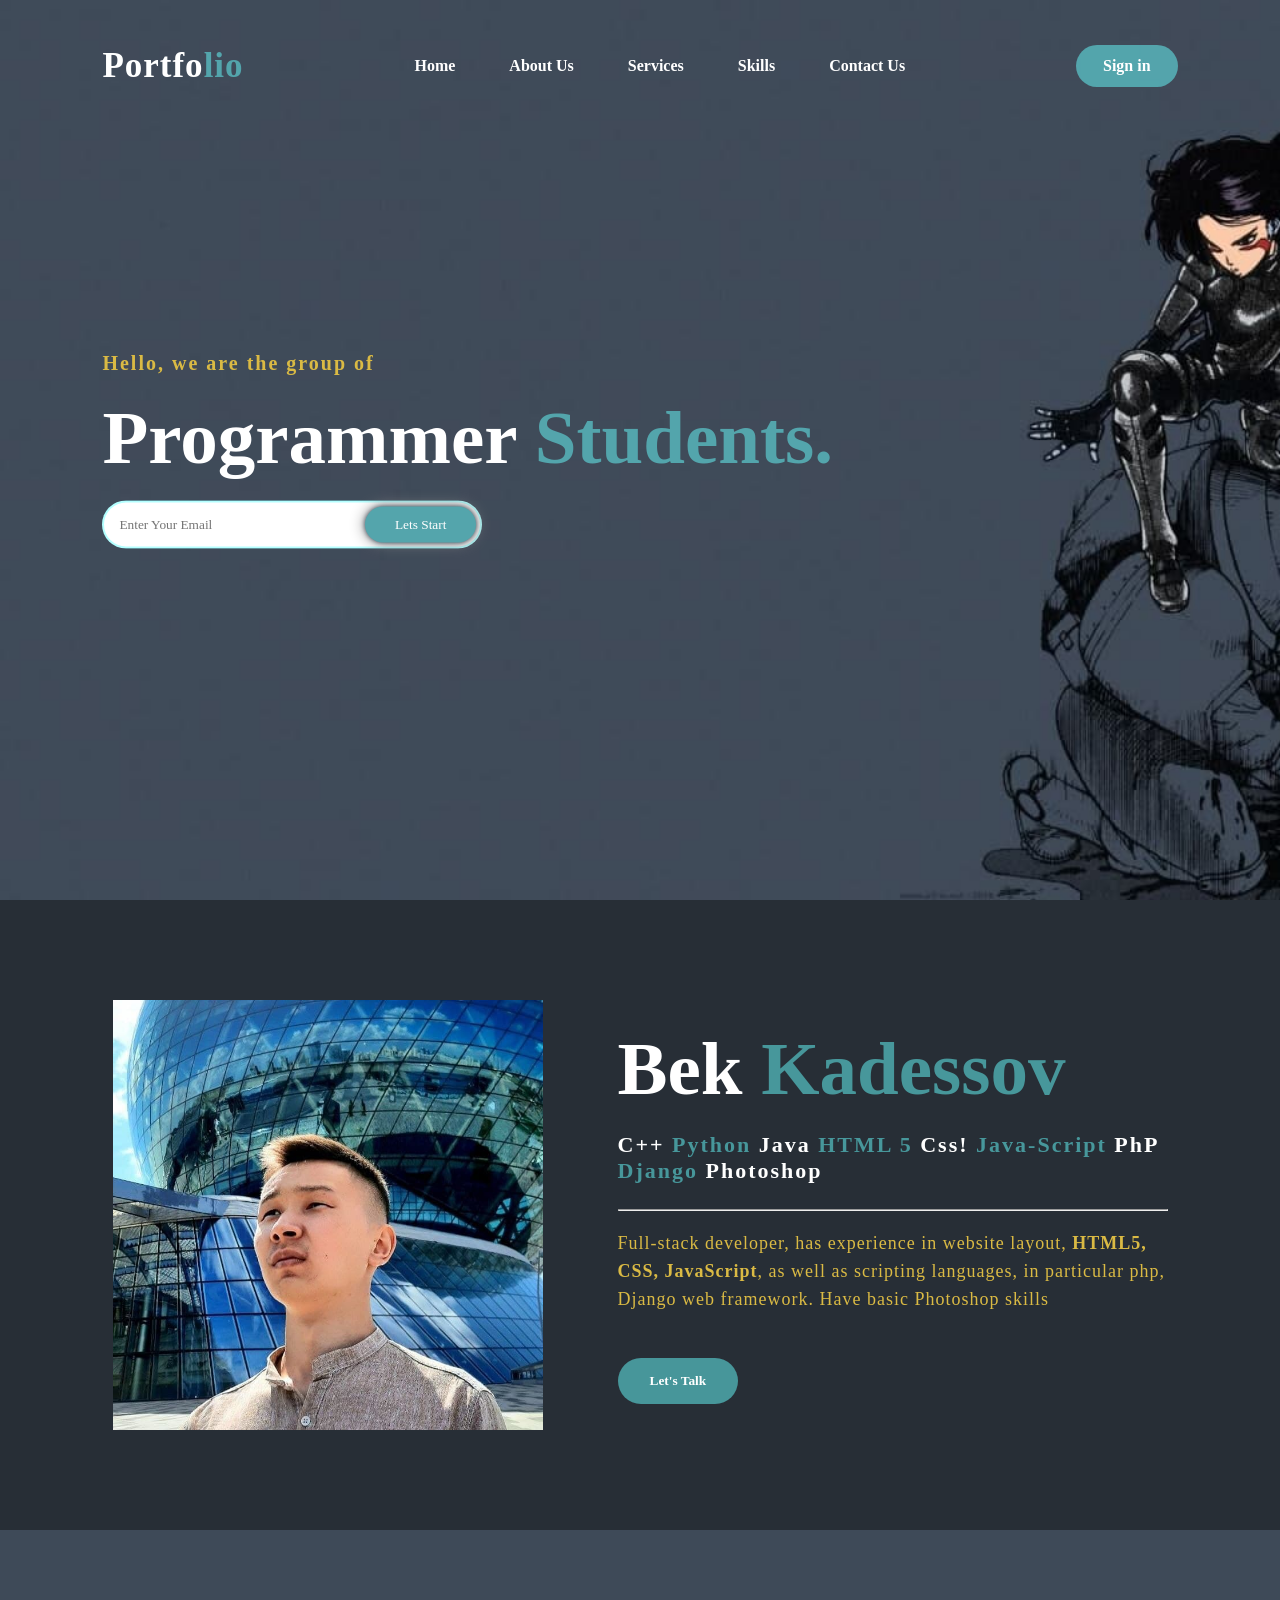
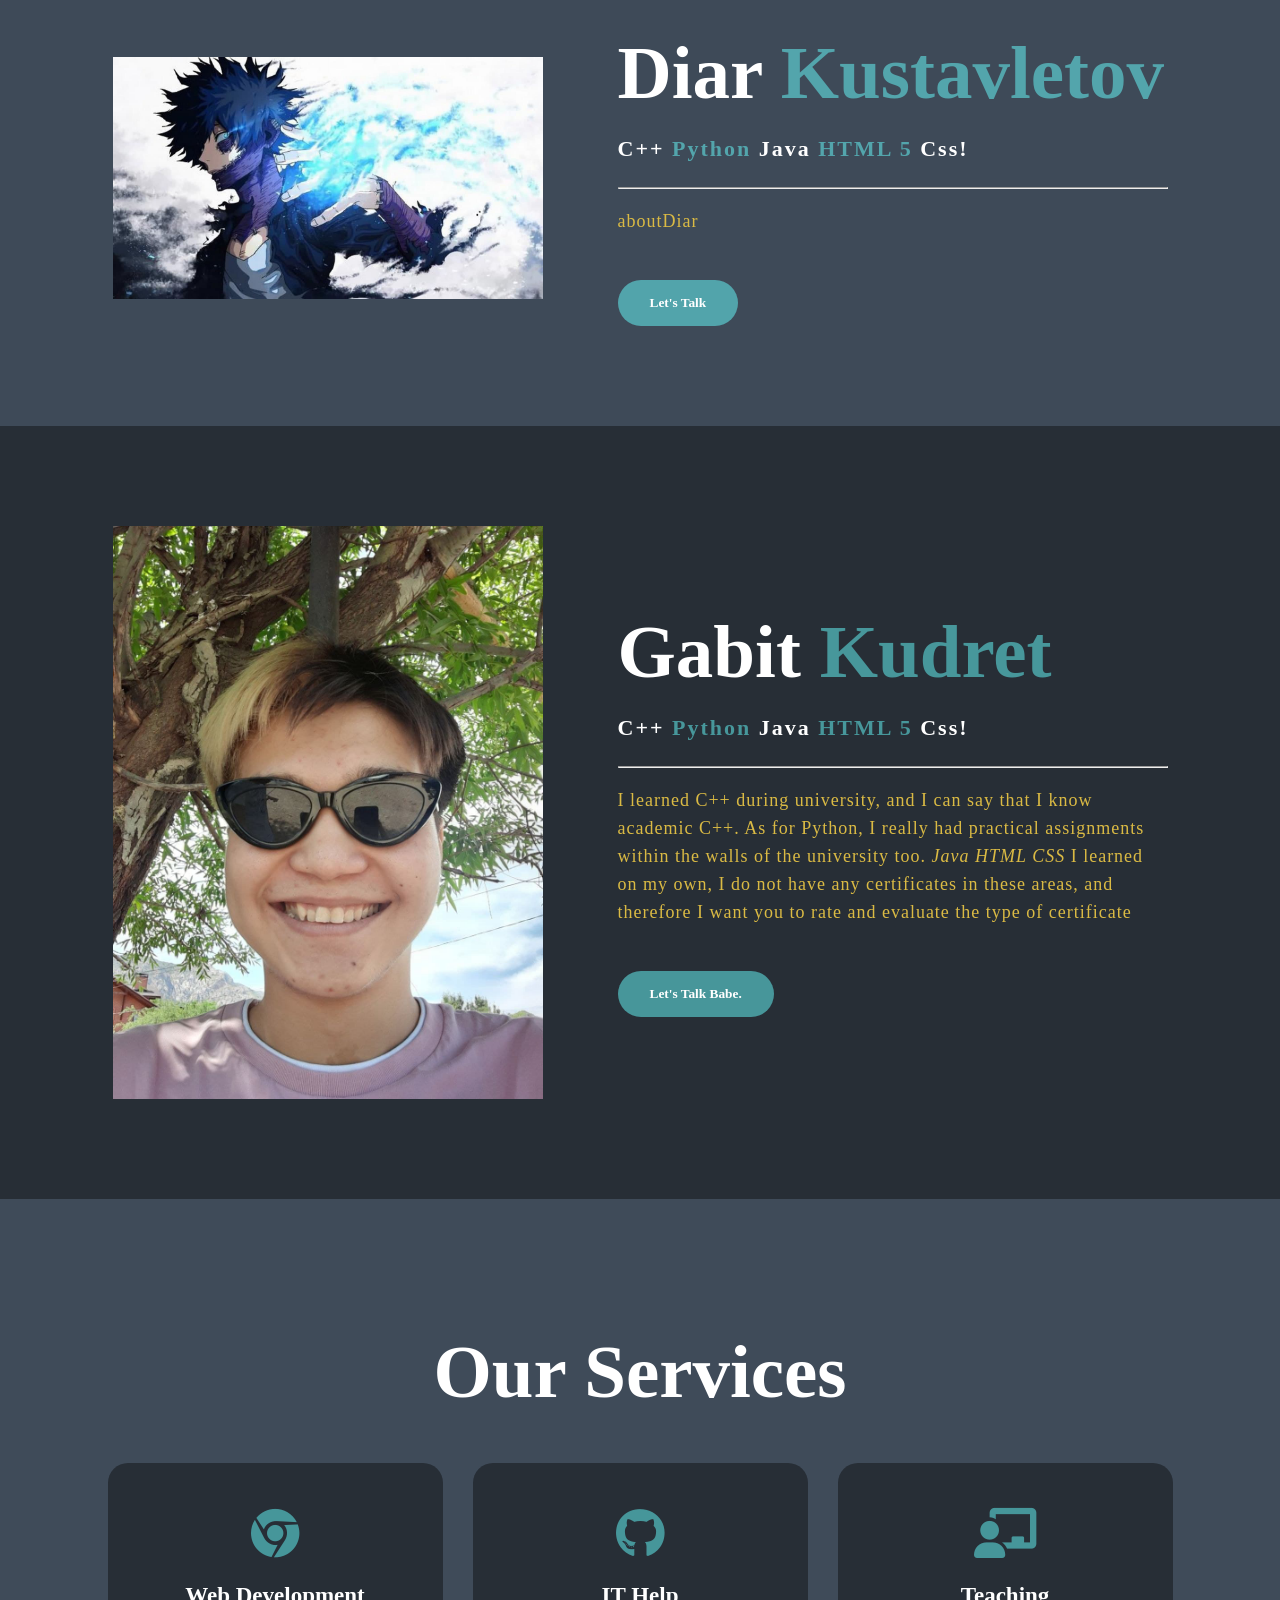
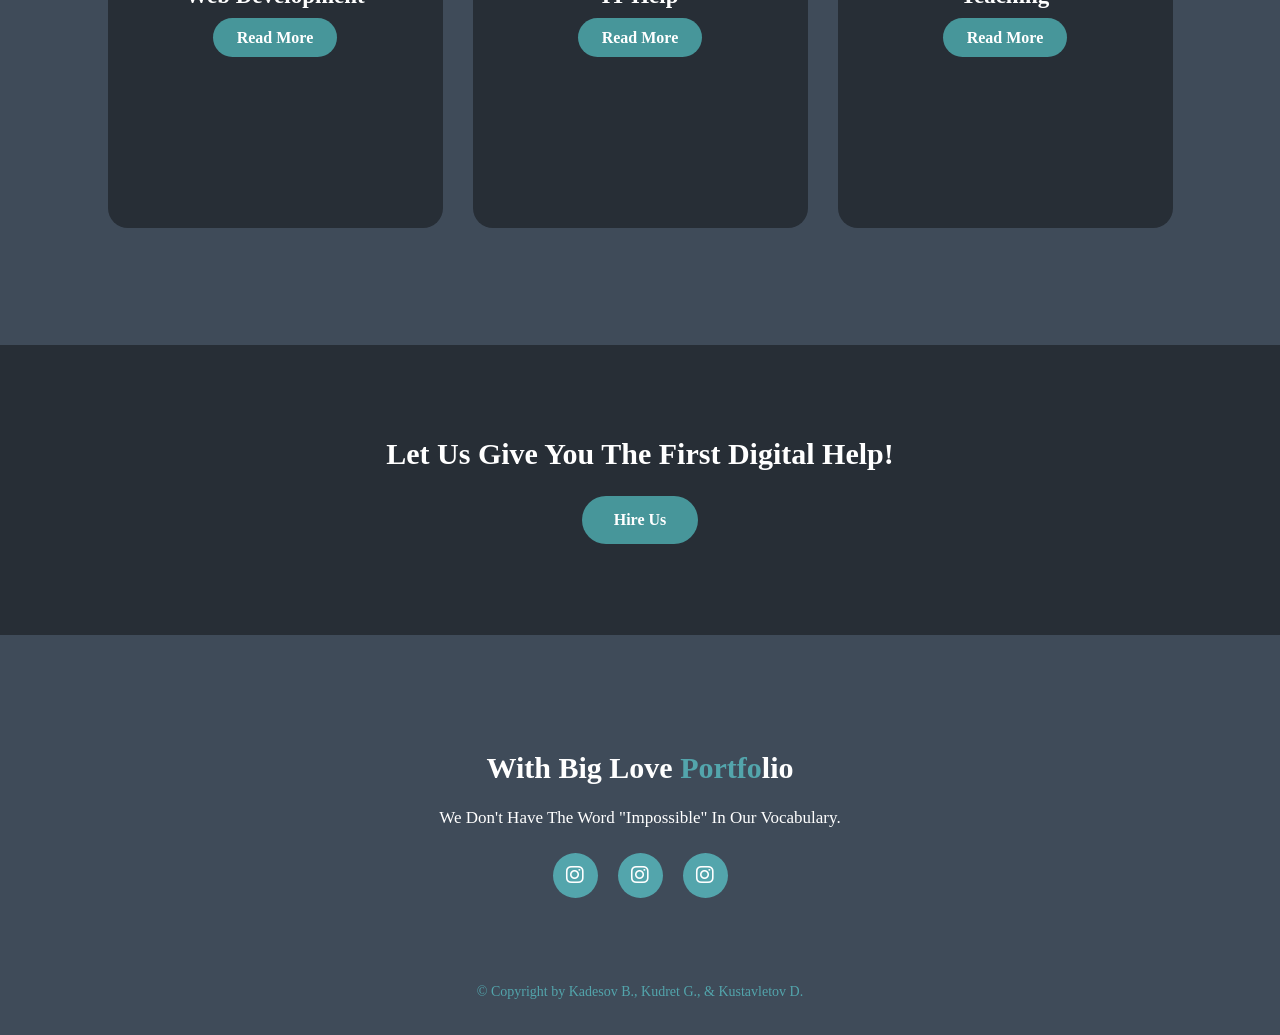
<file: index.html>
<!DOCTYPE html>
<html lang="en">
<head>
    <meta charset="UTF-8">
    <title>Portfolio</title>
    <link rel="stylesheet" href="main.css">
    <link rel="stylesheet" href="https://cdnjs.cloudflare.com/ajax/libs/font-awesome/6.0.0-beta3/css/all.min.css"
          integrity="sha512-Fo3rlrZj/k7ujTnHg4CGR2D7kSs0v4LLanw2qksYuRlEzO+tcaEPQogQ0KaoGN26/zrn20ImR1DfuLWnOo7aBA=="
          crossorigin="anonymous" referrerpolicy="no-referrer" />
</head>
<body>

<!--Starting Header-->

<div class="heroes">
    <nav>
        <h2 class="logo">Portfo<span>lio</span></h2>
        <ul>
            <li><a href="#">Home</a></li>
            <li><a href="#">About us</a></li>
            <li><a href="#">Services</a></li>
            <li><a href="#">Skills</a></li>
            <li><a href="#">Contact us</a></li>
        </ul>
        <a href="#" class = "btn">Sign in</a>
    </nav>
    <div class="content">
        <h4>Hello, we are the group of</h4>
        <h1>Programmer <span>Students.</span></h1>
        <div class="newsletter">
            <form>
                <input type="email" name = "email" id = "mail" placeholder = "Enter Your Email">
                <input type = "submit" name = "submit" value = "Lets Start">
            </form>
        </div>
    </div>
</div>

<!--ABOUT SECTION-->

<section class="about">
    <div class="main">
        <img src="Bek.jpg" alt = "Bek">
        <div class="about-text">
            <h2>Bek <span>Kadessov</span></h2>
            <h5>C++ <span>Python </span>Java <span>HTML 5 </span>Css!
                <span>Java-Script </span>PhP <span>Django </span>Photoshop</h5>
            <hr>
            <br>
            <p>Full-stack developer, has experience in website layout,
                <strong>HTML5, CSS, JavaScript</strong>, as well as scripting languages, in particular php,
                Django web framework. Have basic Photoshop skills</p>
            <button type="button">Let's Talk</button>
        </div>
    </div>
</section>

<section class="about2">
    <div class="main">
        <img src="Diar.jpg" alt = "Gaba">
        <div class="about-text">
            <h2>Diar <span>Kustavletov</span></h2>
            <h5>C++ <span>Python </span>Java <span>HTML 5 </span>Css!</h5>
            <hr>
            <br>
            <p>aboutDiar</p>
            <button type="button">Let's Talk</button>
        </div>
    </div>
</section>

<section class="about3">
    <div class="main">
        <img src="Gaba.jpg" alt = "gaba">
        <div class="about-text">
            <h2>Gabit <span>Kudret</span></h2>
            <h5>C++ <span>Python </span>Java <span>HTML 5 </span>Css!</h5>
            <hr>
            <br>
            <p>I learned С++ during university, and I can say that I know academic C++.
                As for Python, I really had practical assignments within the walls of the university too.
                <em>Java HTML CSS</em>
                I learned on my own, I do not have any certificates in these areas,
                and therefore I want you to rate and evaluate the type of certificate</p>
            <button type="button">Let's Talk Babe.</button>
        </div>
    </div>
</section>
<!--SERVICE SECTION START-->

<div class="service">
    <div class="title">
        <h2>Our Services</h2>
    </div>
    <div class="box">
        <div class="card">
            <i class="fab fa-chrome"></i>
            <h5>Web Development</h5>
            <div class="pra">
                <!--                 <p></p>-->

                <p style="text-align: center;">
                    <a class="button" href="webDevelopment.html">Read More</a>
                </p>
            </div>
        </div>
        <div class="card">
            <i class="fab fa-github"></i>
            <h5>IT Help</h5>
            <div class="pra">
                <!--                 <p></p>-->

                <p style="text-align: center;">
                    <a class="button" href="itHelp.html">Read More</a>
                </p>
            </div>
        </div>
        <div class="card">
            <i class="fas fa-chalkboard-teacher"></i>
            <h5>Teaching</h5>
            <div class="pra">
                <!--                 <p></p>-->
                <p style="text-align: center;">
                    <a class="button" href="teaching.html">Read More</a>
                </p>
            </div>
        </div>
    </div>
</div>

<!--CONTACT ME-->

<div class="contact-me">
    <p>Let Us Give You The First Digital Help!</p>
    <a class="button-two" href="#">Hire Us</a>
</div>

<!--FOOTER START-->

<footer>
    <p>With Big Love <span>Portfo</span>lio</p>
    <p>We Don't Have The Word "Impossible" In Our Vocabulary.</p>
    <div class="social">
        <a href="https://www.instagram.com/kadessovb/"><i class="fab fa-instagram"></i></a>
        <a href="https://www.instagram.com/gabitok667/"><i class="fab fa-instagram"></i></a>
        <a href="#"><i class="fab fa-instagram"></i></a>
    </div>
    <p class="end">&copy Copyright by Kadesov B., Kudret G., & Kustavletov D.</p>
</footer>
</body>
</html>
</file>
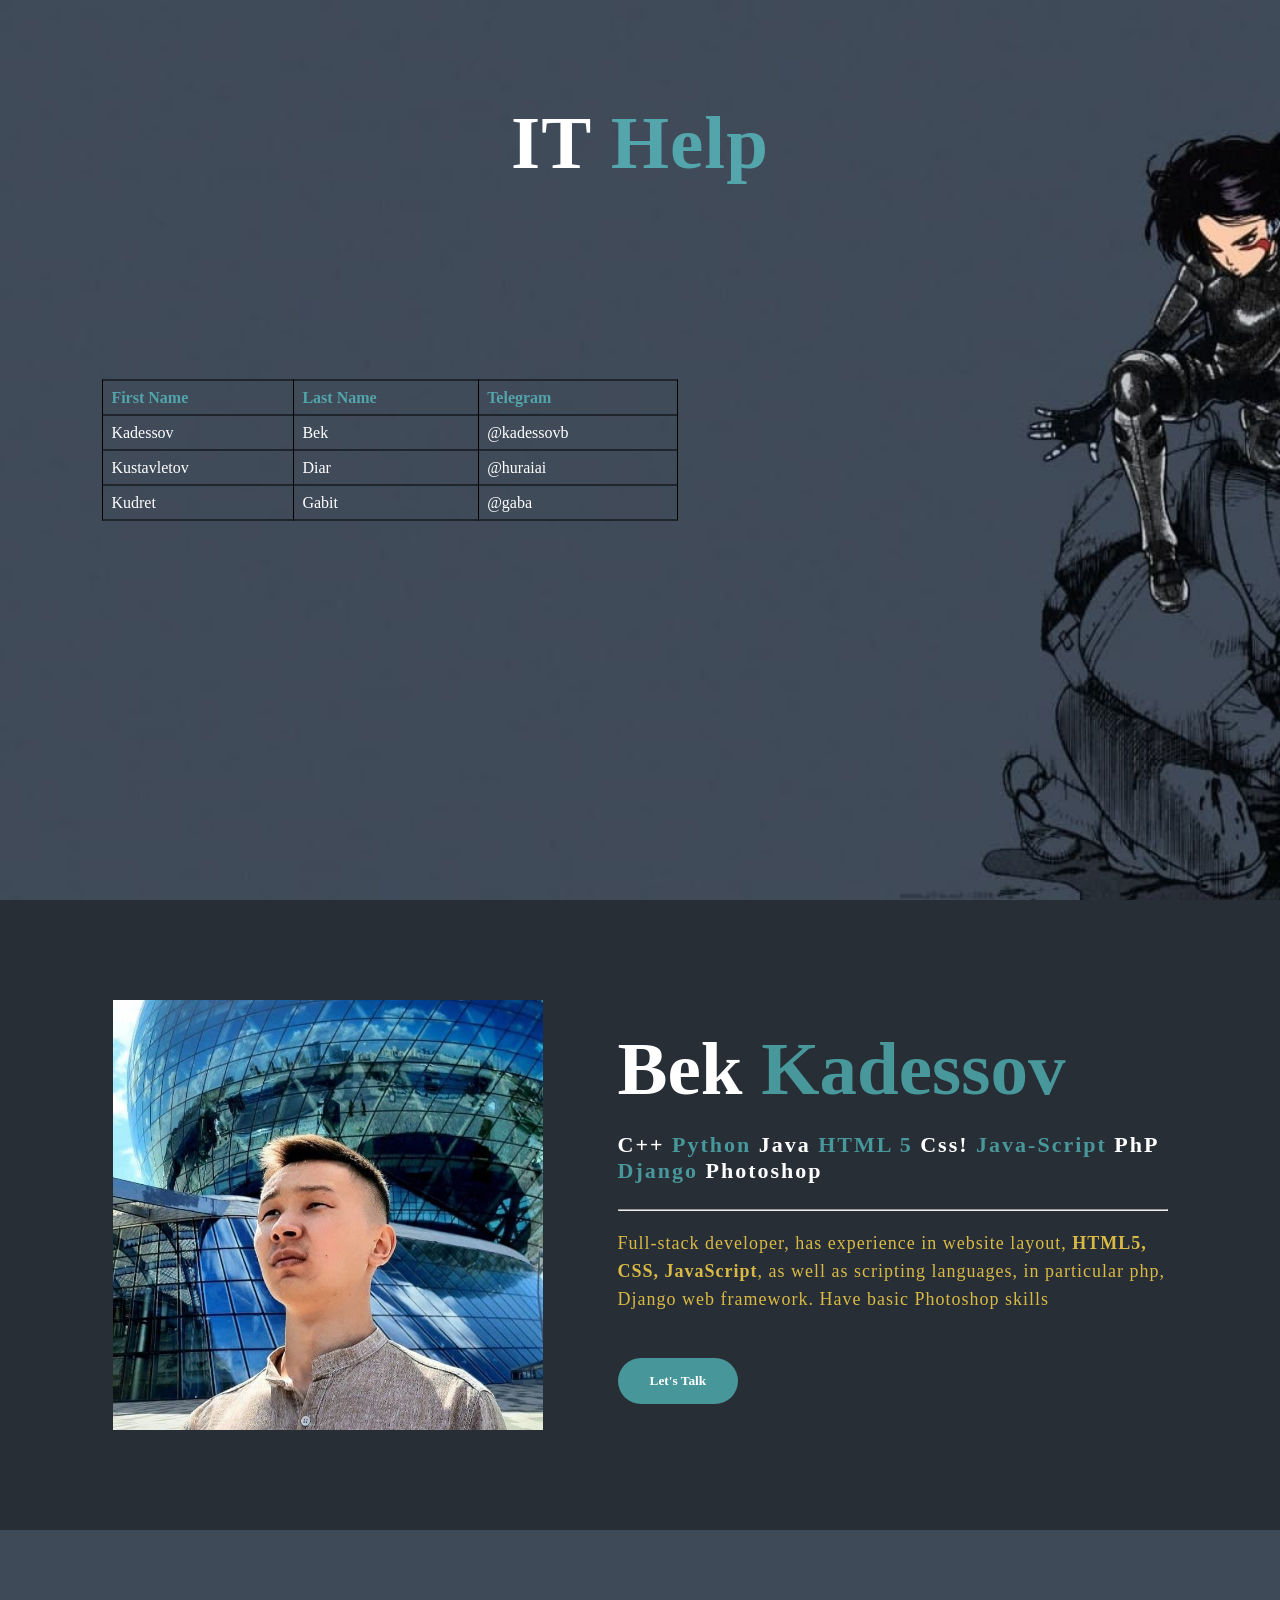
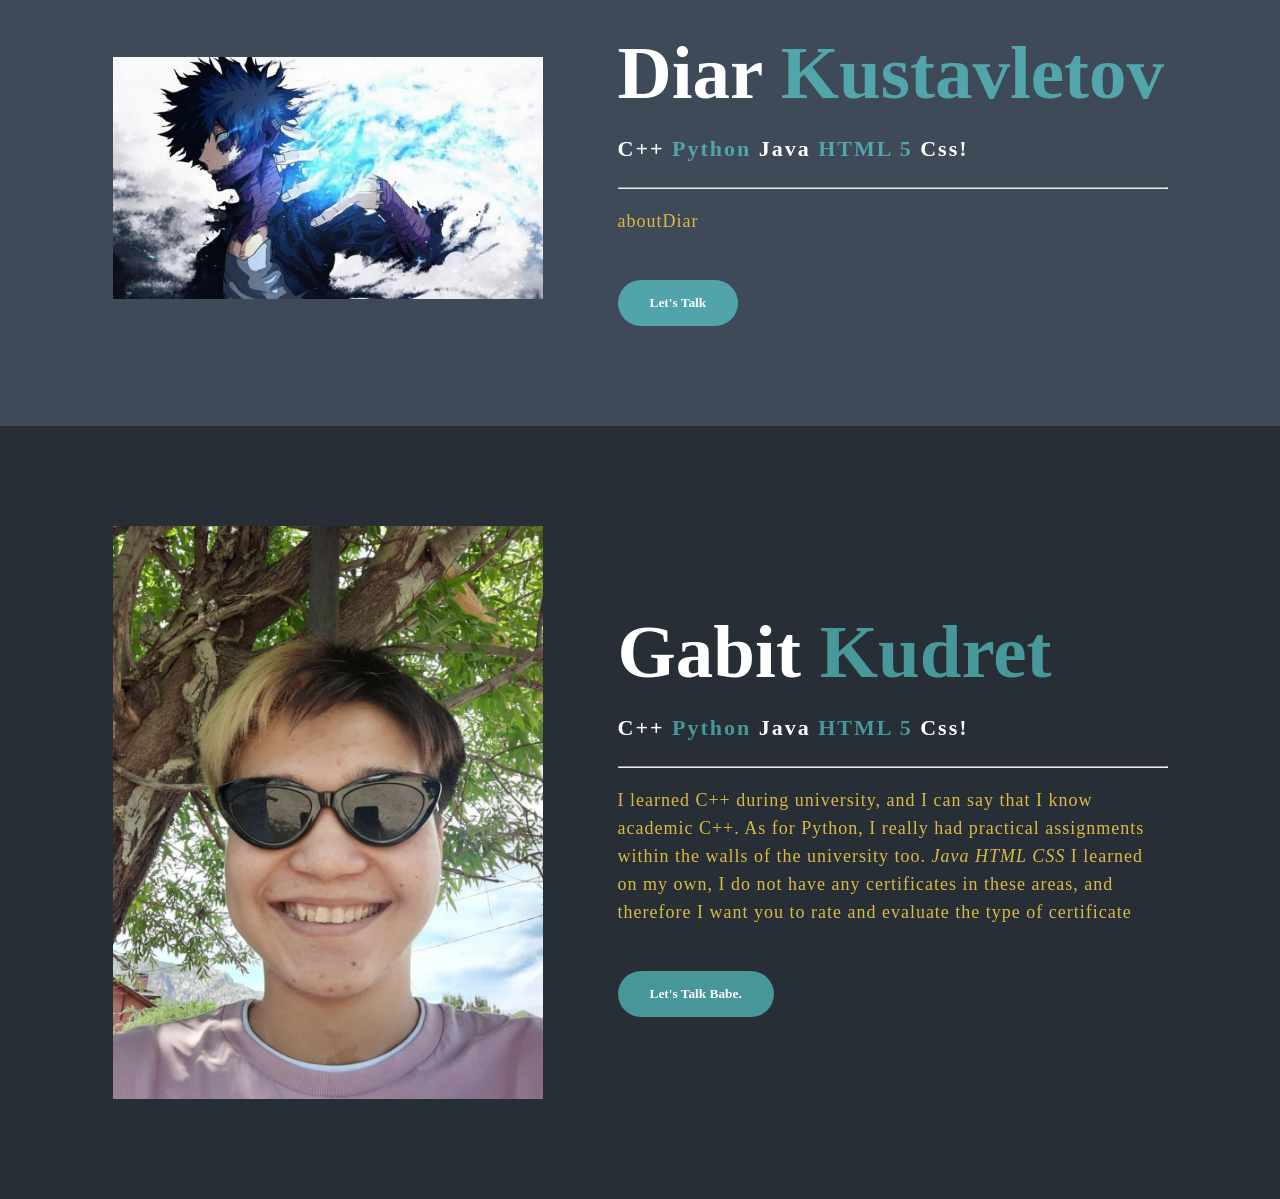
<file: itHelp.html>
<!DOCTYPE html>
<html lang="en">
<head>
    <meta charset="UTF-8">
    <title>IT Help</title>
    <link rel="stylesheet" href="itHelp.css" type="text/css">
    <style>
        table {
            border-collapse: collapse;
            position: absolute;
            top: 50%;
            left: 8%;
            width: 45%;
            transform: translateY(-50%);
            color: white;

        }
        th, td {
            padding: 8px;
            text-align: left;
            border: 1px solid black;
        }
        .table{
            color: #67FFFF7F;
        }

        tr:hover {background-color: rgba(106, 87, 164, 0.62);}
    </style>
</head>
<body>

<!--Starting Header-->

<div class="heroes">
    <center>
        <h2 class="logo">IT<span> Help</span></h2>
    </center>
        <br>
        <table>
            <tr class="table">
                <th>First Name</th>
                <th>Last Name</th>
                <th>Telegram</th>
            </tr>
            <tr>
                <td>Kadessov</td>
                <td>Bek</td>
                <td>@kadessovb</td>
            </tr>
            <tr>
                <td>Kustavletov</td>
                <td>Diar</td>
                <td>@huraiai</td>
            </tr>
            <tr>
                <td>Kudret</td>
                <td>Gabit</td>
                <td>@gaba</td>
            </tr>
        </table>
</div>

<!--ABOUT SECTION-->

<section class="about">
    <div class="main">
        <img src="Bek.jpg" alt = "Bek">
        <div class="about-text">
            <h2>Bek <span>Kadessov</span></h2>
            <h5>C++ <span>Python </span>Java <span>HTML 5 </span>Css!
                <span>Java-Script </span>PhP <span>Django </span>Photoshop</h5>
            <hr>
            <br>
            <p>Full-stack developer, has experience in website layout,
                <strong>HTML5, CSS, JavaScript</strong>, as well as scripting languages, in particular php,
                Django web framework. Have basic Photoshop skills</p>
            <button type="button">Let's Talk</button>
        </div>
    </div>
</section>

<section class="about2">
    <div class="main">
        <img src="Diar.jpg" alt = "Gaba">
        <div class="about-text">
            <h2>Diar <span>Kustavletov</span></h2>
            <h5>C++ <span>Python </span>Java <span>HTML 5 </span>Css!</h5>
            <hr>
            <br>
            <p>aboutDiar</p>
            <button type="button">Let's Talk</button>
        </div>
    </div>
</section>

<section class="about3">
    <div class="main">
        <img src="Gaba.jpg" alt = "gaba">
        <div class="about-text">
            <h2>Gabit <span>Kudret</span></h2>
            <h5>C++ <span>Python </span>Java <span>HTML 5 </span>Css!</h5>
            <hr>
            <br>
            <p>I learned С++ during university, and I can say that I know academic C++.
                As for Python, I really had practical assignments within the walls of the university too.
                <em>Java HTML CSS</em>
                I learned on my own, I do not have any certificates in these areas,
                and therefore I want you to rate and evaluate the type of certificate</p>
            <button type="button">Let's Talk Babe.</button>
        </div>
    </div>
</section>
</body>
</html>
</file>
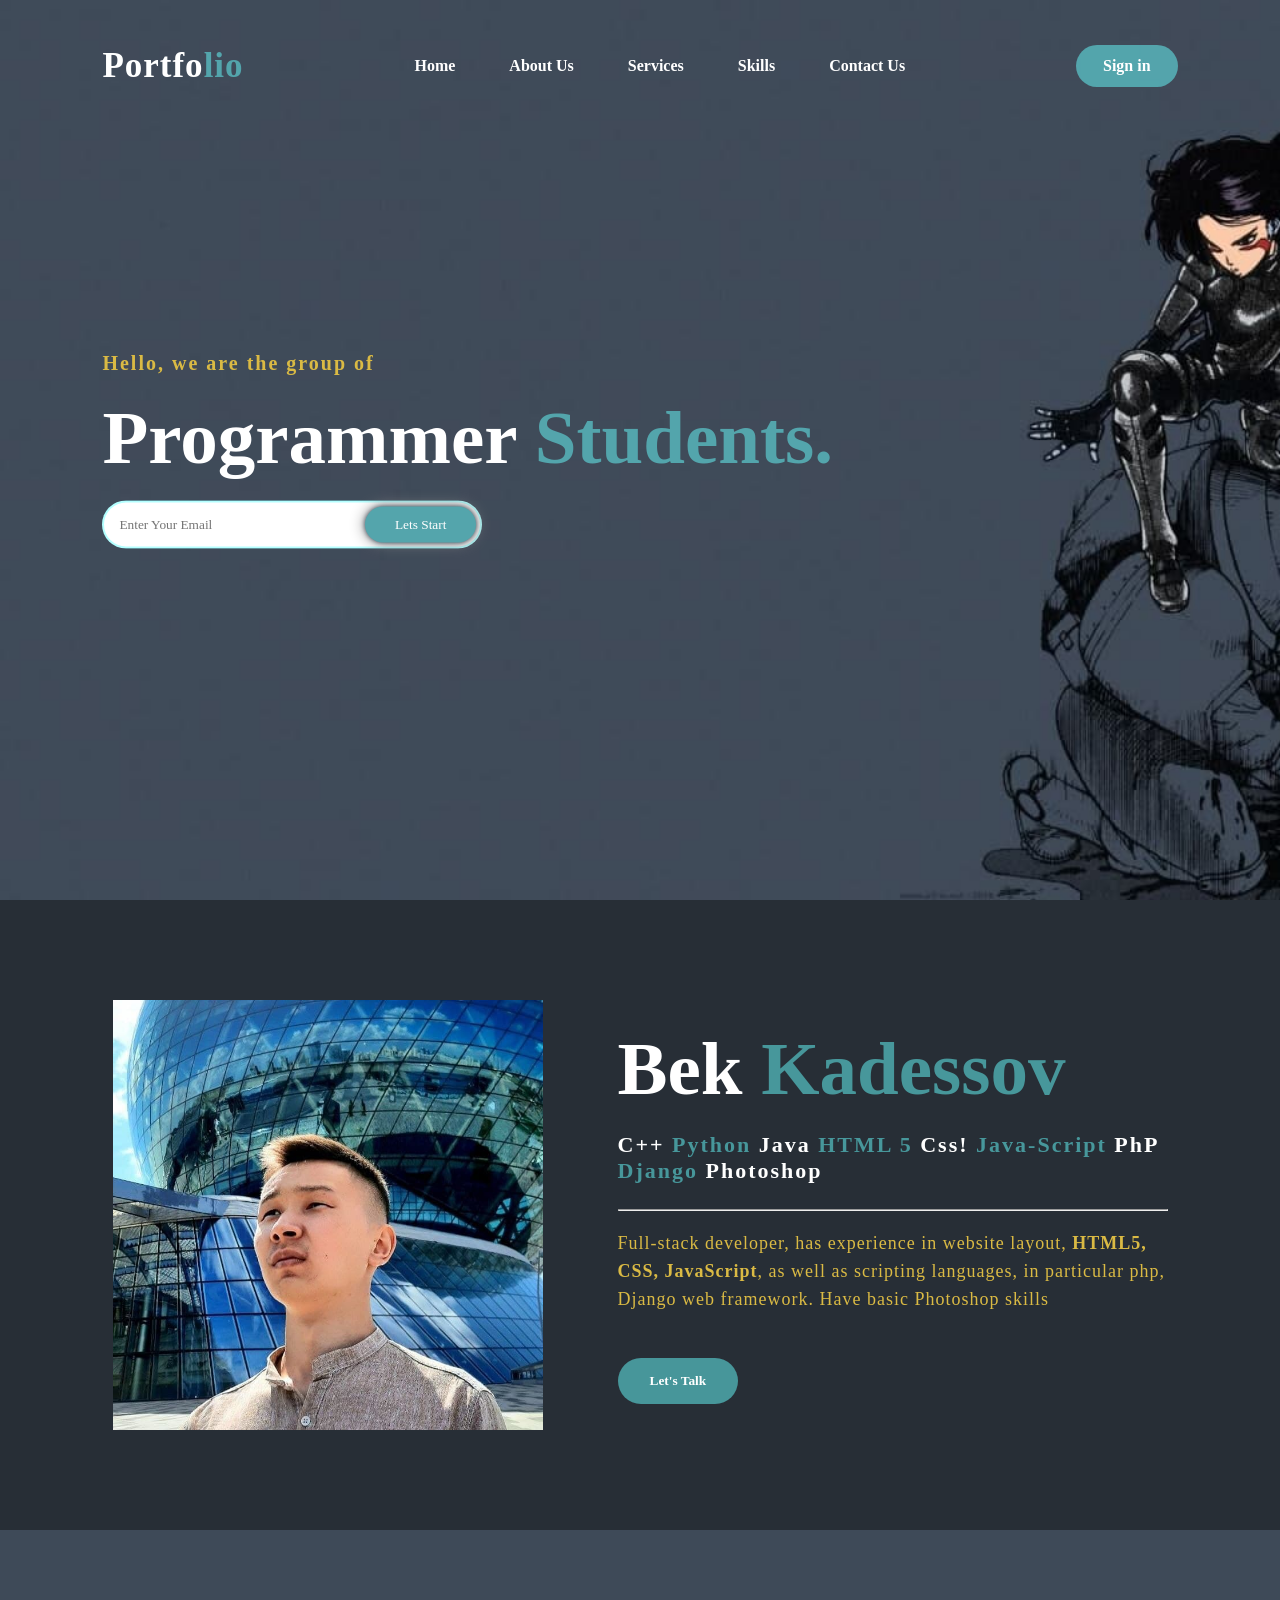
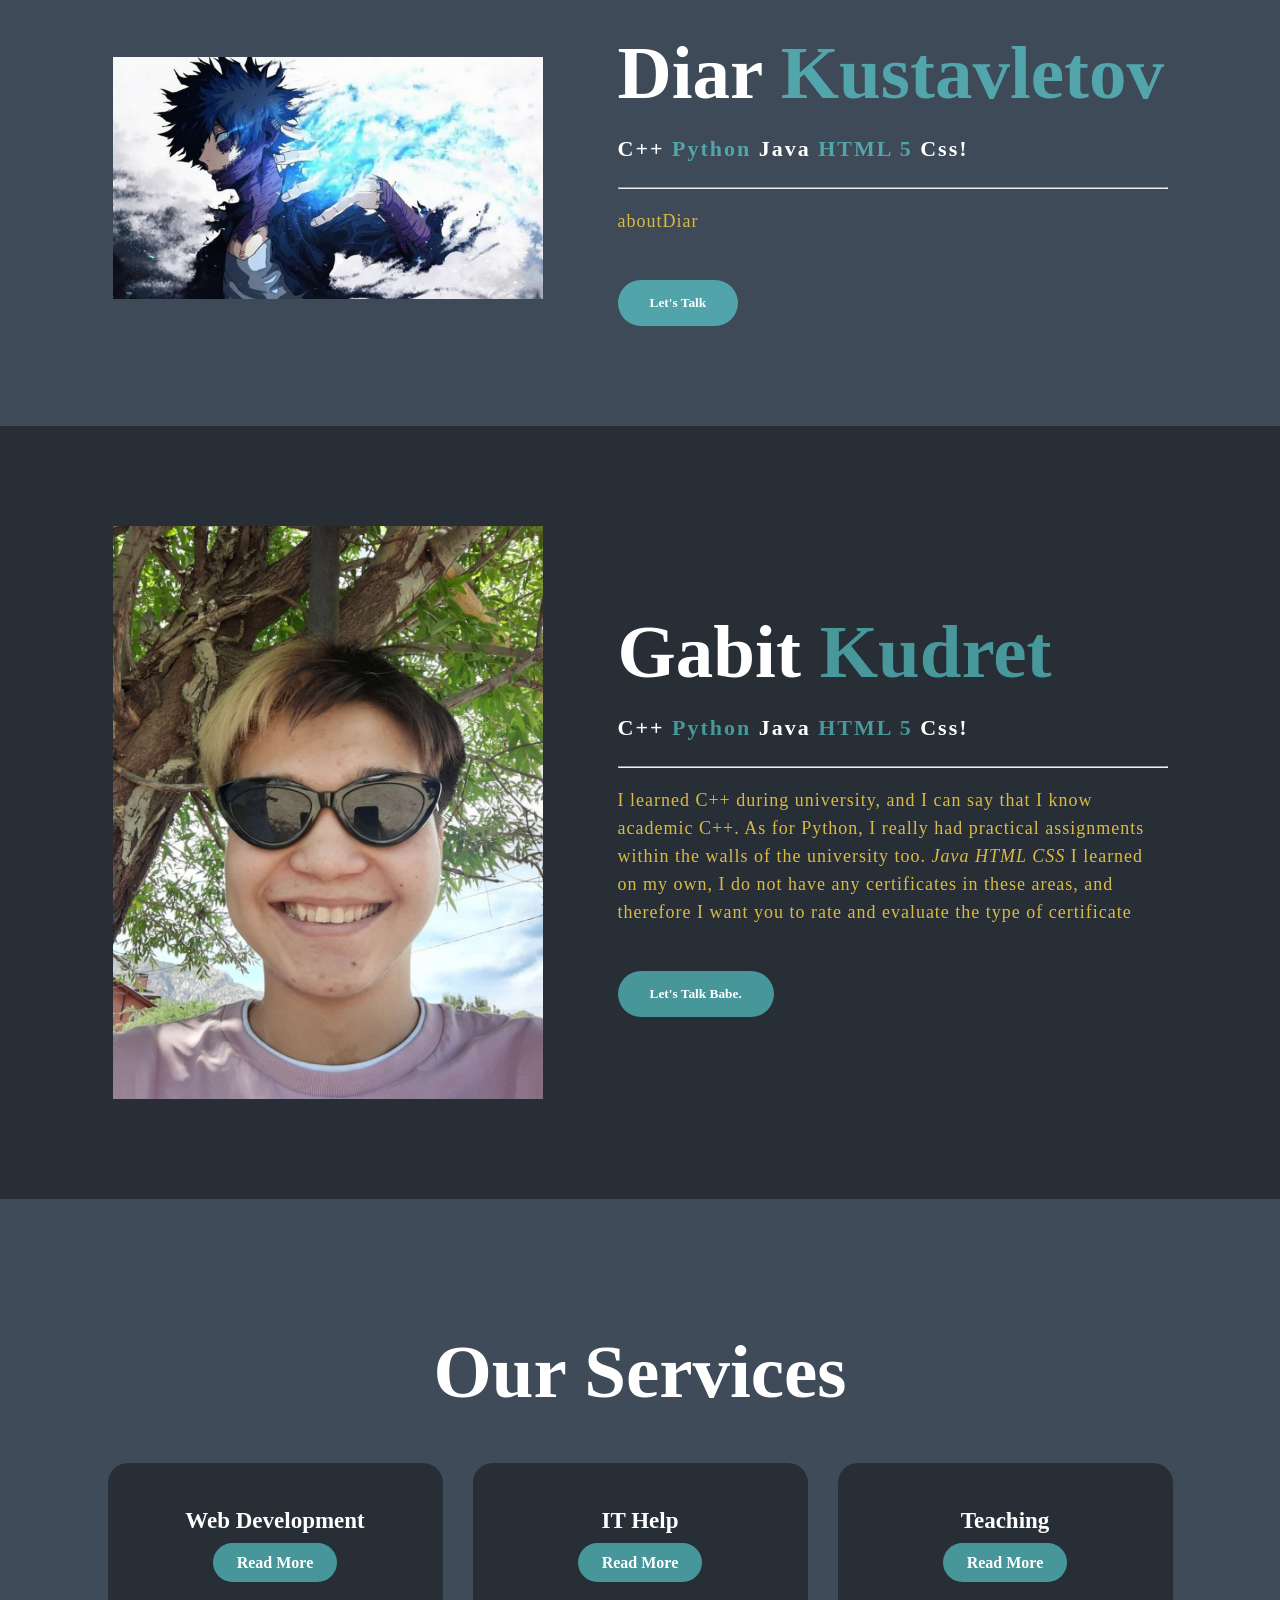
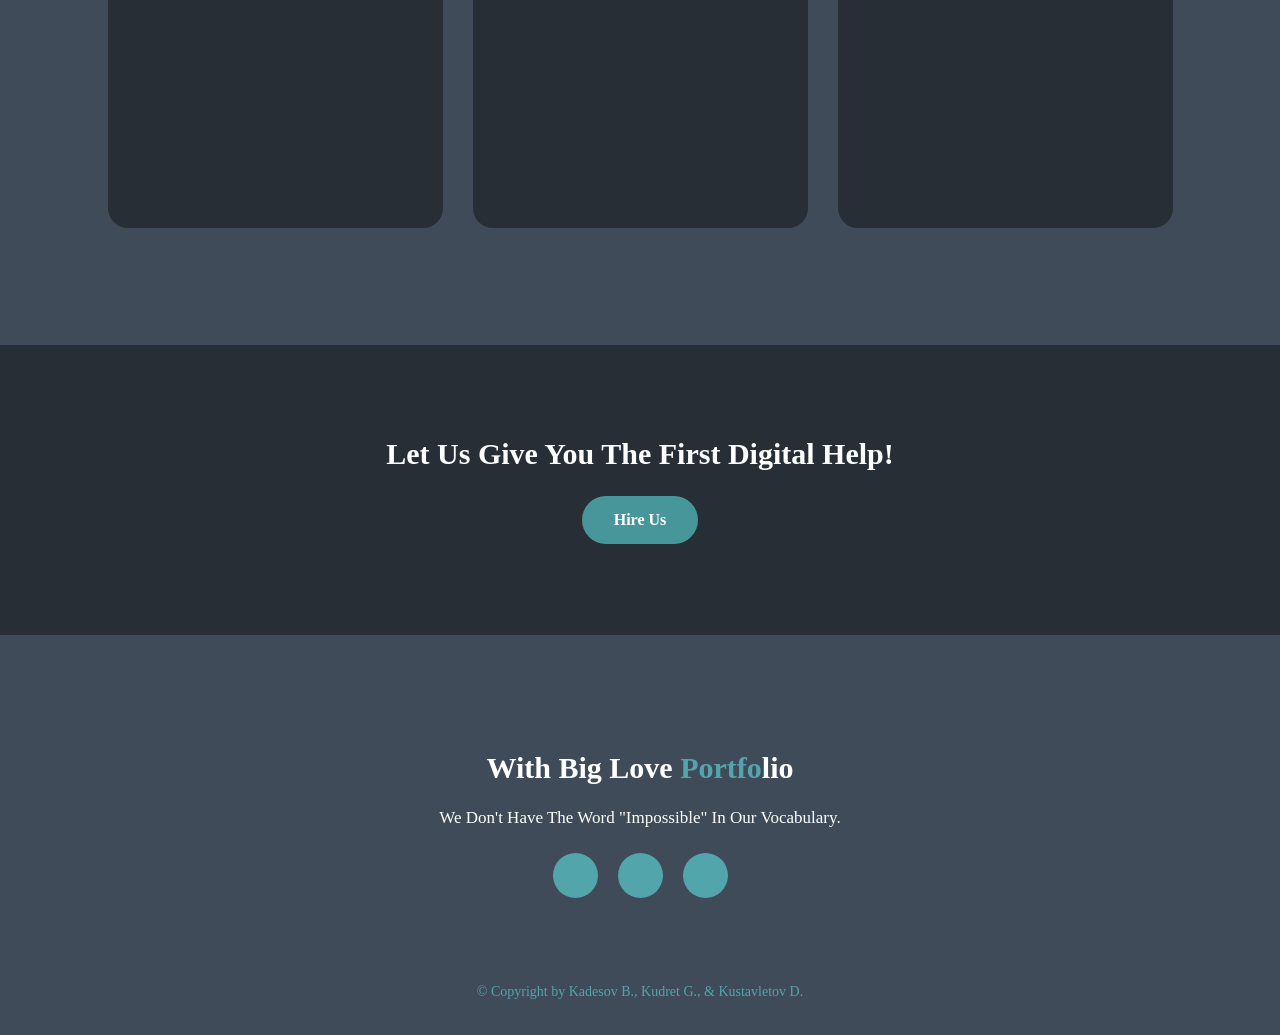
<file: teaching.html>
<!DOCTYPE html>
<html lang="en">
<head>
    <meta charset="UTF-8">
    <title>Portfolio</title>
    <link rel="stylesheet" href="main.css">

</head>
<body>

<!--Starting Header-->

<div class="heroes">
    <nav>
        <h2 class="logo">Portfo<span>lio</span></h2>
        <ul>
            <li><a href="#">Home</a></li>
            <li><a href="#">About us</a></li>
            <li><a href="#">Services</a></li>
            <li><a href="#">Skills</a></li>
            <li><a href="#">Contact us</a></li>
        </ul>
        <a href="#" class = "btn">Sign in</a>
    </nav>
    <div class="content">
        <h4>Hello, we are the group of</h4>
        <h1>Programmer <span>Students.</span></h1>
        <div class="newsletter">
            <form>
                <input type="email" name = "email" id = "mail" placeholder = "Enter Your Email">
                <input type = "submit" name = "submit" value = "Lets Start">
            </form>
        </div>
    </div>
</div>

<!--ABOUT SECTION-->

<section class="about">
    <div class="main">
        <img src="Bek.jpg" alt = "Bek">
        <div class="about-text">
            <h2>Bek <span>Kadessov</span></h2>
            <h5>C++ <span>Python </span>Java <span>HTML 5 </span>Css!
                <span>Java-Script </span>PhP <span>Django </span>Photoshop</h5>
            <hr>
            <br>
            <p>Full-stack developer, has experience in website layout,
                <strong>HTML5, CSS, JavaScript</strong>, as well as scripting languages, in particular php,
                Django web framework. Have basic Photoshop skills</p>
            <button type="button">Let's Talk</button>
        </div>
    </div>
</section>

<section class="about2">
    <div class="main">
        <img src="Diar.jpg" alt = "Gaba">
        <div class="about-text">
            <h2>Diar <span>Kustavletov</span></h2>
            <h5>C++ <span>Python </span>Java <span>HTML 5 </span>Css!</h5>
            <hr>
            <br>
            <p>aboutDiar</p>
            <button type="button">Let's Talk</button>
        </div>
    </div>
</section>

<section class="about3">
    <div class="main">
        <img src="Gaba.jpg" alt = "gaba">
        <div class="about-text">
            <h2>Gabit <span>Kudret</span></h2>
            <h5>C++ <span>Python </span>Java <span>HTML 5 </span>Css!</h5>
            <hr>
            <br>
            <p>I learned С++ during university, and I can say that I know academic C++.
                As for Python, I really had practical assignments within the walls of the university too.
                <em>Java HTML CSS</em>
                I learned on my own, I do not have any certificates in these areas,
                and therefore I want you to rate and evaluate the type of certificate</p>
            <button type="button">Let's Talk Babe.</button>
        </div>
    </div>
</section>
<!--SERVICE SECTION START-->

<div class="service">
    <div class="title">
        <h2>Our Services</h2>
    </div>
    <div class="box">
        <div class="card">
            <i class="fab fa-chrome"></i>
            <h5>Web Development</h5>
            <div class="pra">
                <!--                 <p></p>-->

                <p style="text-align: center;">
                    <a class="button" href="webDevelopment.html">Read More</a>
                </p>
            </div>
        </div>
        <div class="card">
            <i class="fab fa-github"></i>
            <h5>IT Help</h5>
            <div class="pra">
                <!--                 <p></p>-->

                <p style="text-align: center;">
                    <a class="button" href="itHelp.html">Read More</a>
                </p>
            </div>
        </div>
        <div class="card">
            <i class="fas fa-chalkboard-teacher"></i>
            <h5>Teaching</h5>
            <div class="pra">
                <!--                 <p></p>-->
                <p style="text-align: center;">
                    <a class="button" href="teaching.html">Read More</a>
                </p>
            </div>
        </div>
    </div>
</div>

<!--CONTACT ME-->

<div class="contact-me">
    <p>Let Us Give You The First Digital Help!</p>
    <a class="button-two" href="#">Hire Us</a>
</div>

<!--FOOTER START-->

<footer>
    <p>With Big Love <span>Portfo</span>lio</p>
    <p>We Don't Have The Word "Impossible" In Our Vocabulary.</p>
    <div class="social">
        <a href="https://www.instagram.com/kadessovb/"><i class="fab fa-instagram"></i></a>
        <a href="https://www.instagram.com/gabitok667/"><i class="fab fa-instagram"></i></a>
        <a href="#"><i class="fab fa-instagram"></i></a>
    </div>
    <p class="end">&copy Copyright by Kadesov B., Kudret G., & Kustavletov D.</p>
</footer>
</body>
</html>
</file>
<file: main.css>
*{
    padding:0;
    margin:0;
    font-family: "Georgia", Times, serif;
    box-sizing: border-box;
}
.heroes{
    height: 100vh;
    width:100%;
    background-image: url(mainPage.jpg);
    background-size: cover;
    background-position: center;
}
nav{
    display: flex;
    align-items: center;
    justify-content: space-between;
    padding-top:45px;
    padding-left: 8%;
    padding-right:8%;
}
.logo{
    color: white;
    font-size:35px;
    letter-spacing:1px;
    cursor:pointer;
}
span{
    color: rgba(103, 255, 255, 0.5);
}
nav ul li{
    list-style-type: none;
    display: inline-block;
    padding: 10px 25px;
}
nav ul li a{
    color:white;
    text-decoration: none;
    font-weight: bold;
    text-transform: capitalize;
}
nav ul li a:hover{
    color: #67FFFF7F;
    transition: 0.4s;
}
.btn{
    background-color: #67FFFF7F;
    color:white;
    text-decoration:none;
    border: 2px solid transparent;
    font-weight: bold;
    padding: 10px 25px;
    border-radius: 30px;
    transition: transform .4s;
}
.btn:hover{
    transform:scale(1.2);
}
.content{
    position: absolute;
    top: 50%;
    left: 8%;
    transform: translateY(-50%);
}
h1{
    color: white;
    margin: 20px 0 20px;
    font-size: 75px;
}
h4{
    color: #DABA44FF;
    letter-spacing:2px;
    font-size: 20px;
}
.newsletter form{
    width: 380px;
    max-width:100%;
    position: relative;
}
.newsletter form input:first-child{
    display:inline-block;
    width:100%;
    padding:14px 130px 14px 15px;
    border: 2px solid #67FFFF7F;
    outline: none;
    border-radius: 30px;
}
.newsletter form input:last-child{
    position: absolute;
    display: inline-block;
    outline: none;
    border: none;
    padding: 10px 30px;
    border-radius: 30px;
    background-color: rgb(84, 165, 172);
    color:white;
    box-shadow: 0 0 5px #3f4b59, 0 0 15px #858585;
    top: 6px;
    right:6px;
}
.about{
    width:100%;
    padding: 100px 0;
    background-color: #272E36FF;
}
.about2{
    width:100%;
    padding: 100px 0;
    background-color: #3e4a58;
}
.about3{
    width:100%;
    padding: 100px 0;
    background-color: #272E36FF;
}
.about img{
    height: auto;
    width: 430px;
}
.about2 img{
    height: auto;
    width: 430px;
}
.about3 img{
    height: auto;
    width: 430px;
}
.about-text{
    width:550px;
}
.main{
    width: 1130px;
    max-width: 95%;
    margin: 0 auto;
    display: flex;
    align-items:center;
    justify-content: space-around;
}
.about-text h2{
    color:white;
    font-size:75px;
    text-transform:capitalize;
    margin-bottom: 20px;
}
.about-text h5{
    color:white;
    letter-spacing: 2px;
    font-size:22px;
    margin-bottom: 25px;
    text-transform: capitalize;
}
.about-text p{
    color: #DABA44FF;
    letter-spacing: 1px;
    line-height: 28px;
    font-size: 18px;
    margin-bottom: 45px;
}
button{
    background-color:#67FFFF7F;
    color:white;
    text-decoration: none;
    border: 2px solid transparent;
    font-weight: bold;
    padding: 13px 30px;
    border-radius: 30px;
    transition: .4s;
}
button:hover{
    background-color:transparent;
    border:2px solid #67FFFF7F;
    cursor: pointer;
}
.service{
    background: #3f4b59;
    width: 100%;
    padding: 100px 0;
}
.title h2{
    color:white;
    font-size:75px;
    width: 1130px;
    margin: 30px auto;
    text-align: center;
}
.box{
    display: flex;
    justify-content: center;
    align-items: center;
    min-height: 400px;
}
.card{
    height: 365px;
    width: 335px;
    padding: 20px 35px;
    background: #272E36FF;
    border-radius: 20px;
    margin:15px;
    position: relative;
    overflow:hidden;
    text-align: center;
}
.card i{
    font-size: 50px;
    display: block;
    text-align: center;
    margin:25px 0;
    color:#67FFFF7F;
}
h5{
    color:white;
    font-size: 23px;
    margin-bottom: 15px;
}
.pra p{
    color:#DABA44FF;
    font-size:16px;
    line-height: 27px;
    margin-bottom: 25px;
}
.card .button{
    background-color:#67FFFF7F;
    color:white;
    text-decoration: none;
    border: 2px solid transparent;

    font-weight: bold;
    padding: 9px 22px;
    border-radius: 30px;
    transition: .4s;
}
.card .button:hover{
    background-color:transparent;
    border:2px solid #67FFFF7F;
    cursor: pointer;
}
.contact-me{
    width: 100%;
    height:290px;
    background: #272E36FF;
    display: flex;
    align-items: center;
    flex-direction: column;
    justify-content: center;
}
.contact-me p{
    color:white;
    font-size:30px;
    font-weight: bold;
    margin-bottom:25px;
}
.contact-me .button-two{
    background-color:#67FFFF7F;
    color:white;
    text-decoration: none;
    border: 2px solid transparent;
    font-weight: bold;
    padding: 13px 30px;
    border-radius: 30px;
    transition: .4s;
}
.contact-me .button-two:hover{
    background-color:transparent;
    border:2px solid #67FFFF7F;
    cursor: pointer;
}
footer{
    position:relative;
    width: 100%;
    height:400px;
    background: #3f4b59;
    display: flex;
    flex-direction: column;
    align-items: center;
    justify-content: center;
}
footer p:nth-child(1){
    font-size: 30px;
    color: white;
    margin-bottom: 20px;
    font-weight:bold;
}
footer p:nth-child(2){
    color:white;
    font-size:17px;
    width: 500px;
    text-align: center;
    line-height: 26px;
}
.social{
    display: flex;
}
.social a{
    width: 45px;
    height: 45px;
    display: flex;
    align-items: center;
    justify-content: center;
    background:#67FFFF7F;
    border-radius: 50%;
    margin:22px 10px;
    color:white;
    text-decoration: none;
    font-size: 20px;
}
.social a:hover{
    transform: scale(1.3);
    transition: .3s;
}
.end{
    position:absolute;
    color:#67FFFF7F;
    bottom: 35px;
    font-size: 14px;
}
</file>
<file: itHelp.css>
*{
    padding:0;
    margin:0;
    font-family: "Georgia", Times, serif;
    box-sizing: border-box;
}
.heroes{
    height: 100vh;
    width:100%;
    background-image: url(mainPage.jpg);
    background-size: cover;
    background-position: center;
}
nav{
    display: flex;
    align-items: center;
    justify-content: space-between;
    padding-top:45px;
    padding-left: 8%;
    padding-right:8%;
}
.logo{
    color: white;
    font-size:75px;
    letter-spacing:1px;
    cursor:pointer;
    padding: 100px;
}
span{
    color: rgba(103, 255, 255, 0.5);
}
nav ul li{
    list-style-type: none;
    display: inline-block;
    padding: 10px 25px;
}
nav ul li a{
    color:white;
    text-decoration: none;
    font-weight: bold;
    text-transform: capitalize;
}
nav ul li a:hover{
    color: #67FFFF7F;
    transition: 0.4s;
}
.btn{
    background-color: #67FFFF7F;
    color:white;
    text-decoration:none;
    border: 2px solid transparent;
    font-weight: bold;
    padding: 10px 25px;
    border-radius: 30px;
    transition: transform .4s;
}
.btn:hover{
    transform:scale(1.2);
}
.content{
    position: absolute;
    top: 50%;
    left: 8%;
    transform: translateY(-50%);
}
h1{
    color: white;
    margin: 20px 0 20px;
    font-size: 75px;
}
h4{
    color: #DABA44FF;
    letter-spacing:2px;
    font-size: 20px;
}
.newsletter form{
    width: 380px;
    max-width:100%;
    position: relative;
}
.newsletter form input:first-child{
    display:inline-block;
    width:100%;
    padding:14px 130px 14px 15px;
    border: 2px solid #67FFFF7F;
    outline: none;
    border-radius: 30px;
}
.newsletter form input:last-child{
    position: absolute;
    display: inline-block;
    outline: none;
    border: none;
    padding: 10px 30px;
    border-radius: 30px;
    background-color: rgb(84, 165, 172);
    color:white;
    box-shadow: 0 0 5px #3f4b59, 0 0 15px #858585;
    top: 6px;
    right:6px;
}
.about{
    width:100%;
    padding: 100px 0;
    background-color: #272E36FF;
}
.about2{
    width:100%;
    padding: 100px 0;
    background-color: #3e4a58;
}
.about3{
    width:100%;
    padding: 100px 0;
    background-color: #272E36FF;
}
.about img{
    height: auto;
    width: 430px;
}
.about2 img{
    height: auto;
    width: 430px;
}
.about3 img{
    height: auto;
    width: 430px;
}
.about-text{
    width:550px;
}
.main{
    width: 1130px;
    max-width: 95%;
    margin: 0 auto;
    display: flex;
    align-items:center;
    justify-content: space-around;
}
.about-text h2{
    color:white;
    font-size:75px;
    text-transform:capitalize;
    margin-bottom: 20px;
}
.about-text h5{
    color:white;
    letter-spacing: 2px;
    font-size:22px;
    margin-bottom: 25px;
    text-transform: capitalize;
}
.about-text p{
    color: #DABA44FF;
    letter-spacing: 1px;
    line-height: 28px;
    font-size: 18px;
    margin-bottom: 45px;
}
button{
    background-color:#67FFFF7F;
    color:white;
    text-decoration: none;
    border: 2px solid transparent;
    font-weight: bold;
    padding: 13px 30px;
    border-radius: 30px;
    transition: .4s;
}
button:hover{
    background-color:transparent;
    border:2px solid #67FFFF7F;
    cursor: pointer;
}
.service{
    background: #3f4b59;
    width: 100%;
    padding: 100px 0;
}
.title h2{
    color:white;
    font-size:75px;
    width: 1130px;
    margin: 30px auto;
    text-align: center;
}
.box{
    display: flex;
    justify-content: center;
    align-items: center;
    min-height: 400px;
}
.card{
    height: 365px;
    width: 335px;
    padding: 20px 35px;
    background: #272E36FF;
    border-radius: 20px;
    margin:15px;
    position: relative;
    overflow:hidden;
    text-align: center;
}
.card i{
    font-size: 50px;
    display: block;
    text-align: center;
    margin:25px 0;
    color:#67FFFF7F;
}
h5{
    color:white;
    font-size: 23px;
    margin-bottom: 15px;
}
.pra p{
    color:#DABA44FF;
    font-size:16px;
    line-height: 27px;
    margin-bottom: 25px;
}
.card .button{
    background-color:#67FFFF7F;
    color:white;
    text-decoration: none;
    border: 2px solid transparent;

    font-weight: bold;
    padding: 9px 22px;
    border-radius: 30px;
    transition: .4s;
}
.card .button:hover{
    background-color:transparent;
    border:2px solid #67FFFF7F;
    cursor: pointer;
}
.contact-me{
    width: 100%;
    height:290px;
    background: #272E36FF;
    display: flex;
    align-items: center;
    flex-direction: column;
    justify-content: center;
}
.contact-me p{
    color:white;
    font-size:30px;
    font-weight: bold;
    margin-bottom:25px;
}
.contact-me .button-two{
    background-color:#67FFFF7F;
    color:white;
    text-decoration: none;
    border: 2px solid transparent;
    font-weight: bold;
    padding: 13px 30px;
    border-radius: 30px;
    transition: .4s;
}
.contact-me .button-two:hover{
    background-color:transparent;
    border:2px solid #67FFFF7F;
    cursor: pointer;
}
footer{
    position:relative;
    width: 100%;
    height:400px;
    background: #3f4b59;
    display: flex;
    flex-direction: column;
    align-items: center;
    justify-content: center;
}
footer p:nth-child(1){
    font-size: 30px;
    color: white;
    margin-bottom: 20px;
    font-weight:bold;
}
footer p:nth-child(2){
    color:white;
    font-size:17px;
    width: 500px;
    text-align: center;
    line-height: 26px;
}
.social{
    display: flex;
}
.social a{
    width: 45px;
    height: 45px;
    display: flex;
    align-items: center;
    justify-content: center;
    background:#67FFFF7F;
    border-radius: 50%;
    margin:22px 10px;
    color:white;
    text-decoration: none;
    font-size: 20px;
}
.social a:hover{
    transform: scale(1.3);
    transition: .3s;
}
.end{
    position:absolute;
    color:#67FFFF7F;
    bottom: 35px;
    font-size: 14px;
}
</file>
